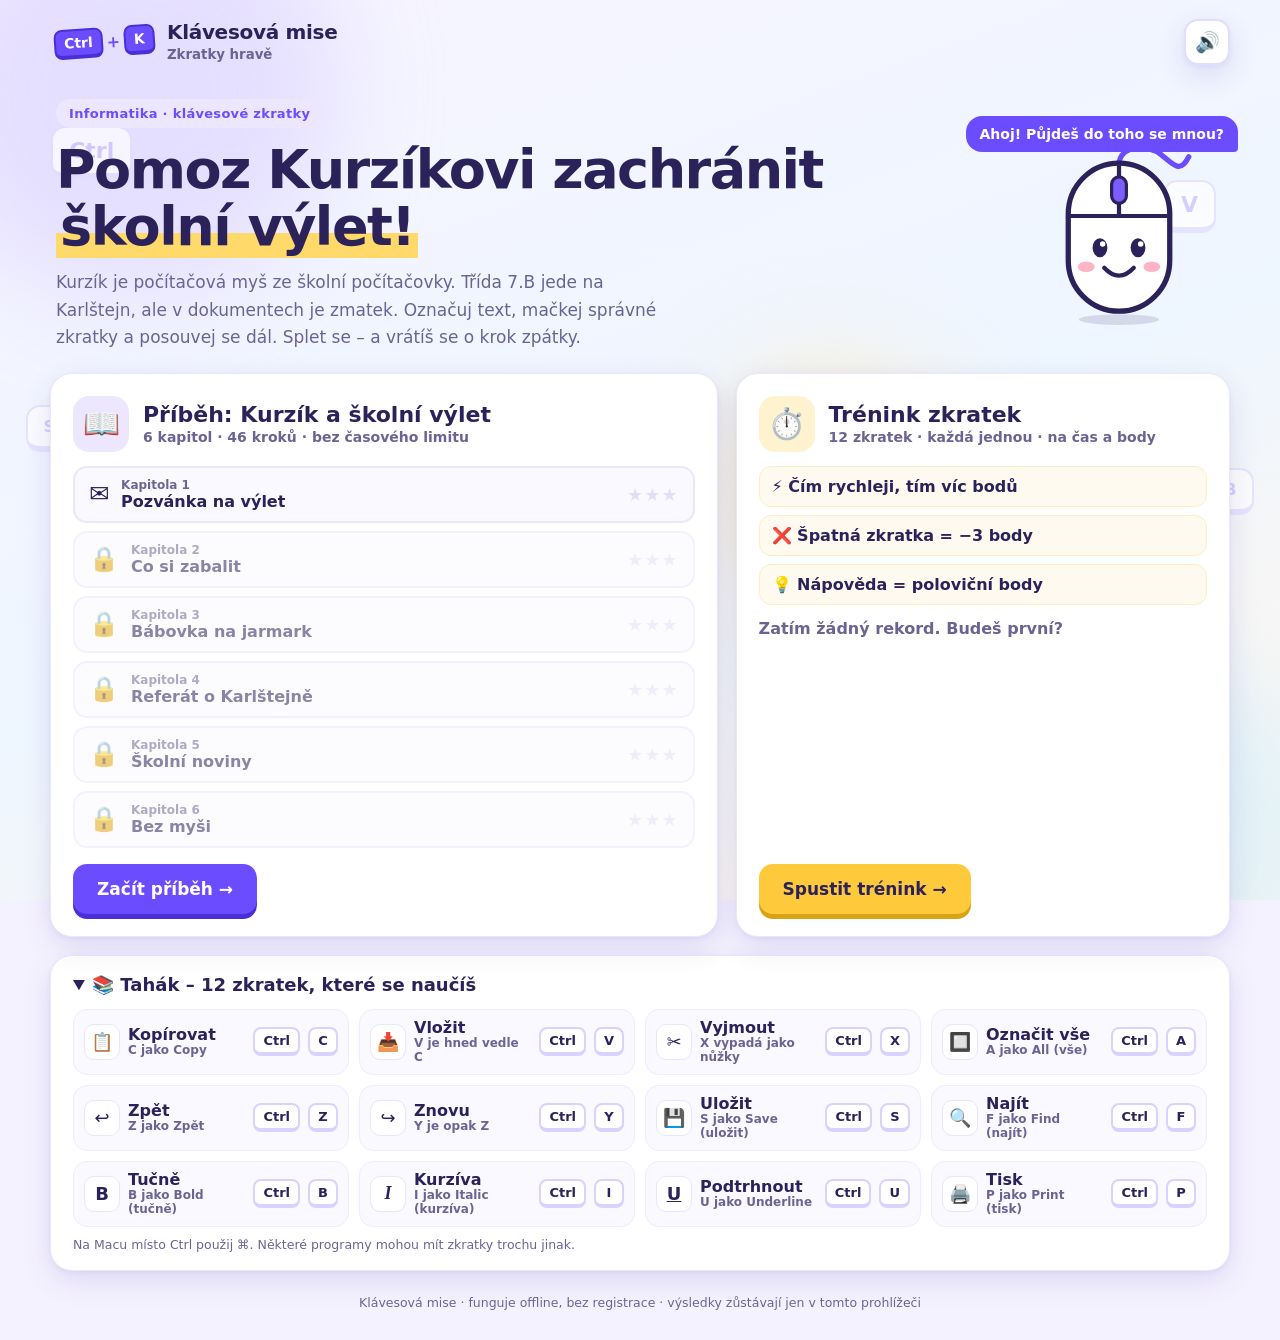
<file: index.html>
<!doctype html>
<html lang="cs">
<head>
  <meta charset="utf-8">
  <meta name="viewport" content="width=device-width, initial-scale=1">
  <meta name="theme-color" content="#6c4cff">
  <meta name="description" content="Klávesová mise – česká hra pro děti na procvičení klávesových zkratek. Příběh s myšákem Kurzíkem a trénink na čas.">
  <title>Klávesová mise – Kurzík a školní výlet</title>
  <link rel="icon" href="data:image/svg+xml,%3Csvg xmlns='http://www.w3.org/2000/svg' viewBox='0 0 100 100'%3E%3Ctext y='.9em' font-size='90'%3E⌨️%3C/text%3E%3C/svg%3E">
  <link rel="stylesheet" href="style.css">
</head>
<body>
<div class="bg" aria-hidden="true">
  <span class="blob b1"></span><span class="blob b2"></span><span class="blob b3"></span>
  <span class="cap c1">Ctrl</span><span class="cap c2">C</span><span class="cap c3">V</span><span class="cap c4">Z</span><span class="cap c5">S</span><span class="cap c6">B</span>
</div>

<header class="top">
  <button class="brand" id="logoBtn" title="Zpět do menu">
    <span class="logo-keys"><kbd>Ctrl</kbd><b>+</b><kbd>K</kbd></span>
    <span class="brand-text"><strong>Klávesová mise</strong><small>Zkratky hravě</small></span>
  </button>
  <button class="icon-btn" id="soundBtn" aria-pressed="true" title="Zvuk">🔊</button>
</header>

<main>
  <!-- ÚVOD -->
  <section id="home" class="screen">
    <div class="hero">
      <div class="hero-text">
        <span class="pill">Informatika · klávesové zkratky</span>
        <h1>Pomoz Kurzíkovi zachránit <span class="hl">školní výlet!</span></h1>
        <p>Kurzík je počítačová myš ze školní počítačovky. Třída 7.B jede na Karlštejn, ale v dokumentech je zmatek. Označuj text, mačkej správné zkratky a posouvej se dál. Splet se – a vrátíš se o krok zpátky.</p>
      </div>
      <div class="hero-art"><div class="klik-slot" data-size="big"></div><div class="hero-bubble">Ahoj! Půjdeš do toho se mnou?</div></div>
    </div>

    <div class="cards">
      <article class="card story-card">
        <div class="card-head"><span class="card-ico">📖</span><div><h2>Příběh: Kurzík a školní výlet</h2><p>6 kapitol · 46 kroků · bez časového limitu</p></div></div>
        <div id="chapterList" class="chapter-list"></div>
        <button id="storyStart" class="btn big">Začít příběh →</button>
      </article>
      <article class="card train-card">
        <div class="card-head"><span class="card-ico">⏱️</span><div><h2>Trénink zkratek</h2><p>12 zkratek · každá jednou · na čas a body</p></div></div>
        <ul class="train-info">
          <li>⚡ Čím rychleji, tím víc bodů</li>
          <li>❌ Špatná zkratka = −3 body</li>
          <li>💡 Nápověda = poloviční body</li>
        </ul>
        <div id="trainBest" class="best"></div>
        <button id="trainStart" class="btn big alt">Spustit trénink →</button>
      </article>
    </div>

    <details class="cheat" open>
      <summary>📚 Tahák – 12 zkratek, které se naučíš</summary>
      <div id="cheatsheet" class="cheat-grid"></div>
      <p class="tiny">Na Macu místo Ctrl použij ⌘. Některé programy mohou mít zkratky trochu jinak.</p>
    </details>
  </section>

  <!-- ÚVOD KAPITOLY -->
  <section id="intro" class="screen hidden">
    <div class="scene card">
      <div class="scene-top"><span id="introNum" class="pill"></span></div>
      <div class="scene-art"><span id="introEmoji" class="scene-emoji"></span><div class="klik-slot" data-size="big"></div></div>
      <h2 id="introTitle"></h2>
      <div class="bubble big-bubble"><p id="introText"></p></div>
      <div class="rules"><span>✅ Správně = krok dopředu</span><span>❌ Špatná zkratka = krok zpátky</span></div>
      <div class="row center"><button id="introGo" class="btn big">Jdeme na to →</button><button class="btn ghost" data-home>Do menu</button></div>
    </div>
  </section>

  <!-- PŘÍBĚH -->
  <section id="story" class="screen hidden">
    <div class="story-head card">
      <div id="chapterPills" class="chapter-pills"></div>
      <div class="track-wrap"><div id="track" class="track"></div></div>
    </div>

    <div class="story-grid">
      <div class="editor card" id="editor">
        <div class="titlebar"><span class="dots"><i></i><i></i><i></i></span><span id="fileName" class="file"></span><span id="dirty" class="dirty" title="Neuloženo">●</span></div>
        <div id="toolbar" class="toolbar"></div>
        <div id="searchBar" class="searchbar hidden"><span>🔍 Najít:</span><input id="searchInput" type="text" autocomplete="off" spellcheck="false" placeholder="napiš hledané slovo…"></div>
        <div class="paper-wrap"><div id="paper" class="paper"></div></div>
        <div id="clipboard" class="clipboard"><span class="clip-ico">📋</span><span class="clip-label">Schránka:</span><span id="clipText" class="clip-text">prázdná</span></div>
        <div id="toast" class="toast"></div>
        <div id="printer" class="printer hidden" aria-hidden="true">
          <div class="pr-paper-in"></div>
          <div class="pr-body"><span class="pr-light"></span></div>
          <div class="pr-sheet"><b>Noviny 7.B</b><i></i><i></i><i></i><i></i></div>
        </div>
      </div>

      <aside class="guide">
        <div class="card klik-card">
          <div class="klik-slot" data-size="mid"></div>
          <div class="bubble"><p id="say" aria-live="polite"></p></div>
        </div>
        <div id="taskChip" class="task-chip"></div>
        <div id="storyFeedback" class="feedback" aria-live="polite"></div>
        <div class="row">
          <button id="storyHint" class="btn soft">💡 Nápověda</button>
          <button class="btn ghost" data-home>Do menu</button>
        </div>
        <div class="mini-stats"><span>Kapitola: <b id="stMistakes">0</b> chyb</span><span>Nápovědy: <b id="stHints">0</b></span></div>
      </aside>
    </div>
  </section>

  <!-- KONEC KAPITOLY -->
  <section id="chapterDone" class="screen hidden">
    <div class="scene card done">
      <span class="pill" id="doneNum"></span>
      <div class="scene-art"><div class="klik-slot" data-size="big"></div><span id="doneEmoji" class="scene-emoji"></span></div>
      <h2 id="doneTitle"></h2>
      <div id="doneStars" class="stars"></div>
      <div class="bubble big-bubble"><p id="doneText"></p></div>
      <p id="doneStats" class="muted"></p>
      <div class="row center"><button id="doneNext" class="btn big">Další kapitola →</button><button id="doneAgain" class="btn soft">Zkusit znovu</button><button class="btn ghost" data-home>Do menu</button></div>
    </div>
  </section>

  <!-- KONEC PŘÍBĚHU -->
  <section id="storyEnd" class="screen hidden">
    <div class="scene card done finale">
      <span class="pill">🎉 Příběh dokončen</span>
      <div class="scene-art"><span class="scene-emoji">🏰</span><div class="klik-slot" data-size="big"></div><span class="scene-emoji">🚂</span></div>
      <h2>Výlet je zachráněn!</h2>
      <div id="finalStars" class="stars"></div>
      <div class="bubble big-bubble"><p id="finalText"></p></div>
      <div class="row center"><button id="finalTrain" class="btn big alt">Zkusit trénink na čas →</button><button class="btn ghost" data-home>Do menu</button></div>
    </div>
  </section>

  <!-- TRÉNINK -->
  <section id="train" class="screen hidden">
    <div class="train-stats">
      <div class="stat card"><span>⏱️ Čas</span><strong id="tTime">0,0 s</strong></div>
      <div class="stat card"><span>⭐ Body</span><strong id="tScore">0</strong></div>
      <div class="stat card"><span>🎯 Zkratka</span><strong id="tCount">1 / 12</strong></div>
    </div>
    <div id="tDots" class="t-dots"></div>
    <div class="train-main">
      <div id="tCard" class="t-card card">
        <span id="tIcon" class="t-icon"></span>
        <small>CO POTŘEBUJEŠ UDĚLAT</small>
        <h2 id="tTitle"></h2>
        <p id="tText"></p>
      </div>
      <div class="train-side">
        <div class="card klik-card small"><div class="klik-slot" data-size="mid"></div><div class="bubble"><p id="tSay">Drž Ctrl a zmáčkni správné písmeno!</p></div></div>
        <div id="tFeedback" class="feedback" aria-live="polite"></div>
        <div class="row"><button id="tHint" class="btn soft">💡 Nápověda</button><button id="tQuit" class="btn ghost">Ukončit</button></div>
      </div>
    </div>
  </section>

  <!-- KONEC TRÉNINKU -->
  <section id="trainEnd" class="screen hidden">
    <div class="scene card done">
      <span class="pill">🏁 Trénink dokončen</span>
      <div class="scene-art"><div class="klik-slot" data-size="big"></div></div>
      <h2 id="teTitle">Hotovo!</h2>
      <div id="teStars" class="stars"></div>
      <div class="result-grid">
        <div><span>Čas</span><b id="teTime"></b></div>
        <div><span>Body</span><b id="teScore"></b></div>
        <div><span>Chyby</span><b id="teMist"></b></div>
        <div><span>Nápovědy</span><b id="teHints"></b></div>
      </div>
      <p id="teRecord" class="record"></p>
      <div class="name-row"><label for="teName">Jméno pro paní učitelku (nepovinné):</label><input id="teName" maxlength="24" placeholder="např. Terka z 7.B" autocomplete="off"></div>
      <p id="teSummary" class="summary"></p>
      <div class="row center"><button id="teAgain" class="btn big alt">Hrát znovu</button><button id="teCopy" class="btn soft">📋 Zkopírovat výsledek</button><button class="btn ghost" data-home>Do menu</button></div>
    </div>
  </section>
</main>

<footer class="foot">Klávesová mise · funguje offline, bez registrace · výsledky zůstávají jen v tomto prohlížeči</footer>
<script src="app.js"></script>
</body>
</html>
</file>
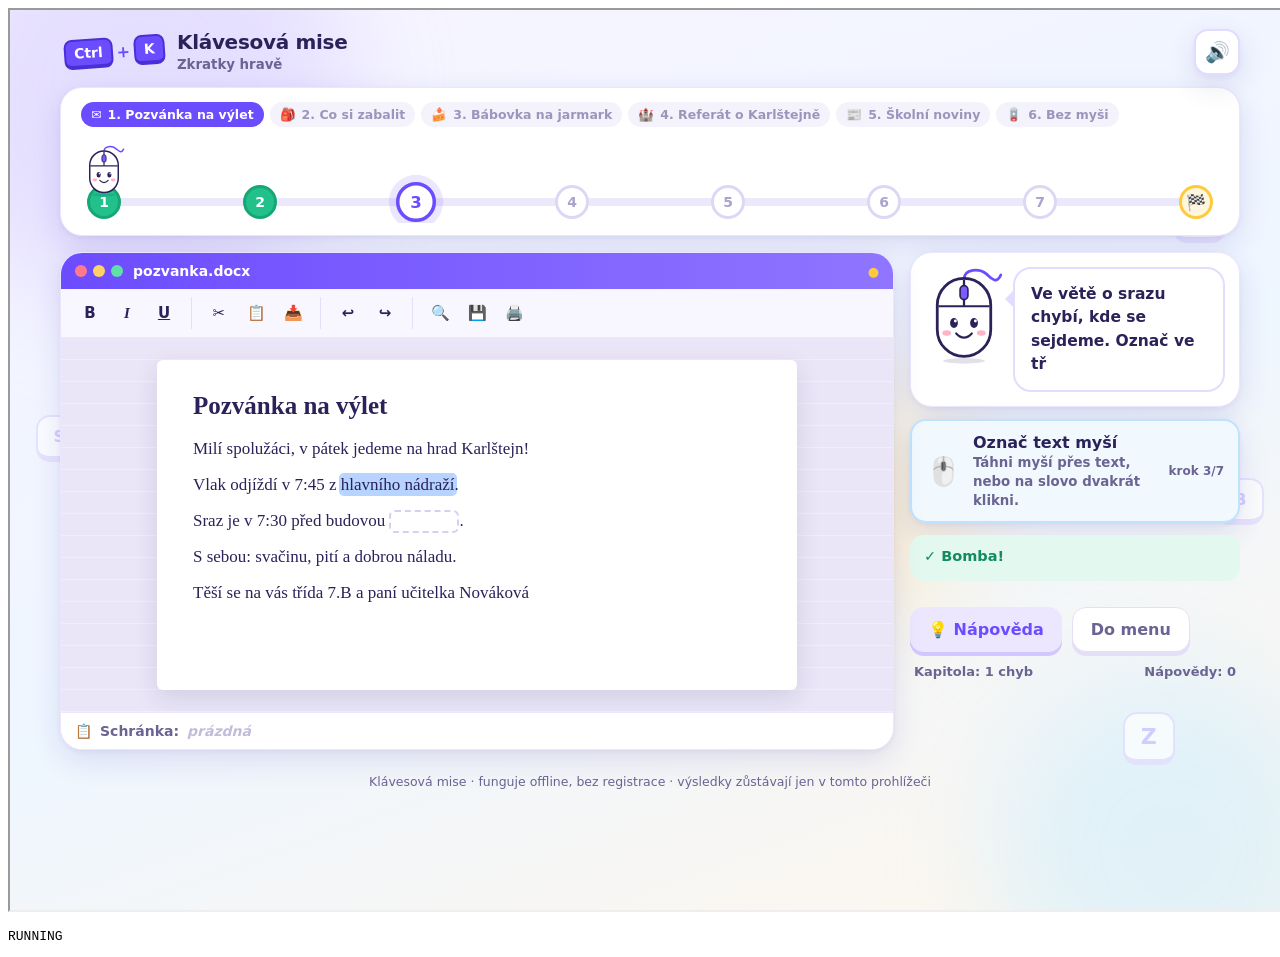
<file: test.html>
<!doctype html>
<html lang="cs"><head><meta charset="utf-8"><title>Test – Klávesová mise</title></head>
<body>
<iframe id="f" src="index.html" style="width:1280px;height:900px"></iframe>
<pre id="out">RUNNING</pre>
<script>
/* Automatický test v prohlížeči: projde celý příběh (včetně chyb a kroků zpět) a celý trénink.
   Spuštění: otevři test.html, nebo headless: msedge --headless --dump-dom file:///…/test.html */
const out = document.getElementById('out');
const log = [];
const sleep = ms => new Promise(r => setTimeout(r, ms));
function ok(c, m) { if (!c) throw new Error('FAIL: ' + m); log.push('ok - ' + m); }
document.getElementById('f').onload = async () => {
  const w = document.getElementById('f').contentWindow, d = w.document, $ = id => d.getElementById(id);
  try { w.localStorage.removeItem('klavesova-mise-v2'); } catch {}
  w.eval("Object.assign(data,{stars:[0,0,0,0,0,0],best:null});renderHome()");
  const key = (k, o = {}) => d.dispatchEvent(new w.KeyboardEvent('keydown', { key: k, ctrlKey: true, bubbles: true, cancelable: true, ...o }));
  const nav = (k, o = {}) => d.dispatchEvent(new w.KeyboardEvent('keydown', { key: k, bubbles: true, cancelable: true, ...o }));
  const line = () => w.eval('findPart(S.g,"line")');
  const S = w.eval('S'), T = w.eval('T');
  const step = () => w.eval('curStep()');
  const waitLock = async () => { while (Date.now() < w.eval('S.lock')) await sleep(30); await sleep(20); };
  async function waitStepChange(prev, ch) { for (let i = 0; i < 200; i++) { if (w.eval('S.step') !== prev || w.eval('S.ch') !== ch || w.eval('screen') !== 'story') return; await sleep(25); } throw new Error('step did not advance'); }
  async function select(id) {
    const el = d.querySelector(`.part[data-id="${id}"]`);
    const r = d.createRange(); r.selectNodeContents(el);
    const s = w.getSelection(); s.removeAllRanges(); s.addRange(r);
    $('paper').dispatchEvent(new w.MouseEvent('mouseup', { bubbles: true }));
    await sleep(20);
  }
  async function doStep() {
    await waitLock();
    const st = step(), before = w.eval('S.step'), ch = w.eval('S.ch');
    if (st.type === 'key') key(st.key);
    else if (st.type === 'select') await select(st.target);
    else if (st.type === 'click') d.querySelector(`.slot[data-id="${st.target}"]`).click();
    else if (st.type === 'nav') for (const k of st.keys) nav(k.key, { ctrlKey: !!k.ctrl, shiftKey: !!k.shift });
    else { const inp = $('searchInput'); inp.value = st.target; inp.dispatchEvent(new w.Event('input')); }
    await waitStepChange(before, ch);
  }
  try {
    ok(!$('home').classList.contains('hidden'), 'home screen visible');
    ok(d.querySelectorAll('.chapter').length === 6, '6 chapters listed');
    ok(d.querySelectorAll('.chapter:disabled').length === 5, 'only chapter 1 unlocked');

    // Kapitola 1 s chybami
    $('storyStart').click(); ok(!$('intro').classList.contains('hidden'), 'intro shown');
    $('introGo').click(); ok(w.eval('S.step') === 0, 'chapter 1 step 0');
    key('b'); await sleep(20); ok(w.eval('S.step') === 0 && w.eval('S.mistakes') === 0, 'shortcut during select step = info only');
    await doStep(); ok(w.eval('S.g.sel') === 'nadpis', 'heading selected');
    await waitLock(); key('i'); await sleep(20); ok(w.eval('S.step') === 0 && w.eval('S.mistakes') === 1, 'wrong key moves one step back');
    ok(w.eval('S.g.sel') === null, 'selection reverted after step back');
    await waitLock(); await doStep(); await doStep();
    ok(w.eval('findPart(S.g,"nadpis").b') === true, 'heading is bold');
    await waitLock(); await select('nadpis'); await sleep(20); ok(w.eval('S.step') === 2, 'wrong selection does not advance');
    await waitLock(); await doStep(); await doStep();
    ok(w.eval('S.g.clip') === 'hlavního nádraží', 'clipboard has copied text');
    await doStep(); ok(d.querySelector('.slot.caret'), 'caret placed in slot');
    await doStep(); ok(d.querySelector('[data-id="s1"]').textContent === 'hlavního nádraží', 'pasted into slot');
    ok($('dirty').classList.contains('on'), 'document marked unsaved');
    await doStep(); await sleep(900);
    ok(!$('chapterDone').classList.contains('hidden'), 'chapter 1 done screen');
    ok(w.eval('data.stars[0]') === 2, 'chapter 1: 1 mistake = 2 stars');

    // Kapitola 2: vyjmutí, kýchnutí, zpět
    $('doneNext').click(); $('introGo').click();
    await doStep(); await doStep();
    ok(!d.querySelector('[data-id="plavky"]'), 'plavky cut out');
    await doStep(); await doStep();
    ok(!d.querySelector('[data-id="plast"]'), 'sneeze deleted pláštěnka');
    await doStep(); ok(d.querySelector('[data-id="plast"]') && d.querySelector('[data-id="s2"]').textContent === 'plavky', 'Ctrl+Z restores pláštěnka, plavky stay pasted');
    while (w.eval('screen') === 'story') await doStep().catch(() => {});
    await sleep(900); ok(w.eval('data.stars[1]') === 3, 'chapter 2: 3 stars');

    // Kapitola 3: zpět/znovu
    $('doneNext').click(); $('introGo').click();
    for (let i = 0; i < 5; i++) await doStep();
    ok(w.eval('findPart(S.g,"tip").i') === true, 'tip italic');
    await doStep(); ok(!w.eval('findPart(S.g,"tip").i'), 'Ctrl+Z removed italic');
    await doStep(); ok(w.eval('findPart(S.g,"tip").i') === true, 'Ctrl+Y restored italic');
    while (w.eval('screen') === 'story') await doStep().catch(() => {});
    await sleep(900);

    // Kapitola 4: hledání
    $('doneNext').click(); $('introGo').click();
    await doStep(); ok(!$('searchBar').classList.contains('hidden'), 'search bar opened');
    await doStep(); ok(d.querySelector('#paper mark'), 'search result highlighted');
    while (w.eval('screen') === 'story') await doStep().catch(() => {});
    await sleep(900);

    // Kapitola 5: vložení referátu a tisk
    $('doneNext').click(); $('introGo').click();
    await doStep(); await doStep();
    ok(d.querySelector('[data-id="s5"]').textContent.includes('Hrad Karlštejn'), 'referát pasted into newspaper');
    for (let i = 0; i < 4; i++) await doStep();
    await waitLock(); key('p'); await sleep(200); ok(!$('printer').classList.contains('hidden'), 'printer animation');
    await sleep(3800); ok(!$('chapterDone').classList.contains('hidden'), 'chapter 5 done');

    // Kapitola 6: bez myši
    $('doneNext').click(); $('introGo').click();
    ok(w.eval('curStep().type') === 'nav' && d.querySelector('.kcaret'), 'chapter 6: caret in line');
    key('s'); await sleep(20); ok(w.eval('S.step') === 0 && w.eval('S.mistakes') === 0, 'shortcut during nav step = info only');
    nav('ArrowRight'); nav('ArrowRight'); ok(line().caret === 2 && w.eval('S.step') === 0, 'arrows move caret, step not done');
    await doStep(); ok(w.eval('S.step') === 1, 'End done');
    await doStep(); ok(line().caret === 0, 'Home done');
    await waitLock(); nav('ArrowRight', { ctrlKey: true }); ok(line().caret === 6, 'Ctrl+→ jumps to next word');
    nav('ArrowLeft', { ctrlKey: true }); ok(line().caret === 0, 'Ctrl+← jumps back');
    await doStep(); ok(w.eval('S.step') === 3, 'caret before duplicate word');
    await doStep(); ok(w.eval('S.step') === 4, 'duplicate word selected');
    await waitLock(); nav('x'); ok(line().text.includes('byl xskvělý'), 'typing replaces selection (incl. space)');
    nav('z', { ctrlKey: true }); ok(w.eval('lineSelText(findPart(S.g,"line"))').trim() === 'byl', 'Ctrl+Z restores line at step start');
    await doStep(); ok(line().text === w.eval('FIXED'), 'duplicate word deleted');
    await doStep(); ok(line().text.endsWith('neunavila!'), 'dot replaced by exclamation mark');
    await doStep(); ok(w.eval('S.g.sel') === 'line', 'whole line selected by keyboard');
    await doStep(); ok(line().b === true, 'line bold');
    await doStep(); await sleep(900);
    ok(!$('chapterDone').classList.contains('hidden'), 'chapter 6 done');
    ok(w.eval('data.stars[5]') === 3, 'chapter 6: 3 stars');
    $('doneNext').click(); ok(!$('storyEnd').classList.contains('hidden'), 'story finale');
    ok(d.querySelectorAll('#finalStars .star').length === 18, 'finale shows 18 stars');
    ok(w.eval('data.stars.every(s=>s>0)'), 'all chapters have stars');

    // Trénink
    $('finalTrain').click(); ok(w.eval('screen') === 'train', 'training started');
    const first = w.eval('T.queue[0]'); const wrong = 'cvxazysfbiup'.split('').find(k => k !== first);
    key(wrong); ok(w.eval('T.mistakes') === 1 && w.eval('T.i') === 0, 'training wrong key: mistake, same task');
    key(first, { shiftKey: true }); ok(w.eval('T.i') === 0, 'shift ignored');
    $('tHint').click(); ok($('tFeedback').textContent.includes('Ctrl +'), 'hint shows shortcut text');
    key(first); const next = w.eval('T.queue[1]');
    $('tHint').click(); ok(w.eval('T.hints') === 1 && !$('tFeedback').textContent.includes('💡'), 'hint ignored while next card is loading');
    while (Date.now() < w.eval('T.lock')) await sleep(30);
    ok($('tTitle').textContent === w.eval(`TASK_TEXT['${next}'][0]`), 'next card shown before unlock');
    $('tHint').click(); ok($('tFeedback').textContent.includes(w.eval(`SC['${next}'].label`)), 'hint matches visible card');
    for (let i = 1; i < 12; i++) { while (Date.now() < w.eval('T.lock')) await sleep(30); key(w.eval('T.queue[T.i]')); await sleep(480); }
    await sleep(100);
    ok(w.eval('screen') === 'trainEnd', 'training ended after 12');
    ok(w.eval('T.score') > 0 && w.eval('T.hints') === 2, 'score counted, 2 hints');
    ok(w.eval('data.best') !== null, 'record saved');

    d.querySelector('[data-home]').click();
    w.eval('goHome()'); ok(w.eval('screen') === 'home', 'back home');
    ok(d.querySelectorAll('.chapter:disabled').length === 0, 'all chapters unlocked');
    log.push('PASS');
  } catch (e) { log.push(String(e && e.stack || e)); }
  out.textContent = log.join('\n');
  out.dataset.done = '1';
};
</script>
</body></html>
</file>
<file: style.css>
:root{
  --ink:#2a2259;--muted:#6b6493;--violet:#6c4cff;--violet2:#8f75ff;--violet-soft:#ece7ff;
  --sun:#ffc93c;--mint:#22c08a;--coral:#ff5d6c;--sky:#4cc3ff;--bg:#f5f2ff;--card:#fff;
  --radius:22px;--shadow:0 10px 30px rgba(60,40,160,.12),0 2px 6px rgba(60,40,160,.06);
  font-family:"Nunito","Segoe UI Rounded","Segoe UI",system-ui,-apple-system,sans-serif;color:var(--ink);background:var(--bg)
}
*{box-sizing:border-box}
html,body{margin:0}
body{min-height:100vh;overflow-x:hidden}
button{font:inherit;color:inherit;cursor:pointer}
button:focus-visible,input:focus-visible,summary:focus-visible{outline:3px solid var(--violet);outline-offset:3px}
kbd{font-family:inherit;display:inline-block;min-width:30px;text-align:center;padding:4px 8px;border-radius:8px;background:#fff;border:2px solid #d9d2ff;border-bottom-width:4px;font-weight:800;font-size:13px;color:var(--ink)}
.hidden{display:none!important}
.muted{color:var(--muted)}
.tiny{font-size:12.5px;color:var(--muted);margin:10px 0 0}

/* ---------- Pozadí ---------- */
.bg{position:fixed;inset:0;z-index:-1;overflow:hidden;background:linear-gradient(160deg,#f7f4ff 0%,#eef6ff 55%,#fff6ec 100%)}
.blob{position:absolute;border-radius:50%;filter:blur(50px);opacity:.55}
.b1{width:420px;height:420px;background:#d8ceff;top:-120px;left:-80px;animation:drift 18s ease-in-out infinite}
.b2{width:360px;height:360px;background:#cdeeff;bottom:-120px;right:-60px;animation:drift 22s ease-in-out infinite reverse}
.b3{width:260px;height:260px;background:#ffe7b8;top:40%;left:55%;animation:drift 26s ease-in-out infinite}
.cap{position:absolute;padding:10px 16px;border-radius:14px;background:#fff;border:2px solid #e2dcff;border-bottom-width:6px;font-weight:900;color:#c9bfff;font-size:22px;opacity:.7;animation:float 9s ease-in-out infinite}
.c1{top:14%;left:4%}.c2{top:70%;left:6%;animation-delay:-2s}.c3{top:20%;right:5%;animation-delay:-4s}.c4{top:78%;right:9%;animation-delay:-6s}.c5{top:45%;left:2%;animation-delay:-3s;font-size:16px}.c6{top:52%;right:2%;animation-delay:-5s;font-size:16px}
@keyframes drift{50%{transform:translate(40px,30px) scale(1.1)}}
@keyframes float{50%{transform:translateY(-18px) rotate(6deg)}}

/* ---------- Hlavička ---------- */
.top{display:flex;justify-content:space-between;align-items:center;width:min(1180px,calc(100% - 32px));margin:16px auto 6px}
.brand{display:flex;align-items:center;gap:12px;background:none;border:0;padding:4px;text-align:left}
.logo-keys{display:flex;align-items:center;gap:4px;transform:rotate(-4deg)}
.logo-keys kbd{background:var(--violet);color:#fff;border-color:#4a2fd6;font-size:14px}
.logo-keys b{color:var(--violet)}
.brand-text strong{display:block;font-size:20px;font-weight:900;letter-spacing:-.3px}
.brand-text small{color:var(--muted);font-weight:700}
.icon-btn{width:46px;height:46px;border-radius:14px;border:2px solid #e2dcff;background:#fff;font-size:20px;box-shadow:var(--shadow)}
main{width:min(1180px,calc(100% - 32px));margin:0 auto}
.foot{text-align:center;color:var(--muted);font-size:12.5px;padding:24px 16px 30px}

/* ---------- Společné prvky ---------- */
.card{background:var(--card);border-radius:var(--radius);box-shadow:var(--shadow);border:1px solid #ebe6ff}
.pill{display:inline-flex;align-items:center;gap:6px;padding:7px 13px;border-radius:999px;background:var(--violet-soft);color:var(--violet);font-weight:800;font-size:13px;letter-spacing:.3px}
.row{display:flex;gap:10px;flex-wrap:wrap;margin-top:14px}
.row.center{justify-content:center}
.btn{border:0;border-radius:14px;padding:12px 18px;font-weight:800;background:var(--violet);color:#fff;box-shadow:0 5px 0 #4a2fd6;transition:transform .1s,box-shadow .1s,filter .15s}
.btn:hover{filter:brightness(1.07)}
.btn:active{transform:translateY(4px);box-shadow:0 1px 0 #4a2fd6}
.btn.big{padding:15px 24px;font-size:17px}
.btn.alt{background:var(--sun);color:var(--ink);box-shadow:0 5px 0 #d9a316}
.btn.alt:active{box-shadow:0 1px 0 #d9a316}
.btn.soft{background:var(--violet-soft);color:var(--violet);box-shadow:0 4px 0 #d2c8ff}
.btn.ghost{background:#fff;color:var(--muted);box-shadow:0 4px 0 #e4dff7;border:1px solid #e4dff7}
.screen{animation:screenIn .45s cubic-bezier(.2,.9,.3,1.2)}
@keyframes screenIn{from{opacity:0;transform:translateY(18px) scale(.98)}}

/* ---------- Kurzík ---------- */
.klik{display:block;overflow:visible}
.klik-slot[data-size="big"] .klik{width:150px;height:185px}
.klik-slot[data-size="mid"] .klik{width:78px;height:98px}
.klik-body{animation:bob 2.6s ease-in-out infinite;transform-origin:70px 160px}
.klik-eyes{animation:blink 4.5s infinite;transform-origin:70px 100px}
.klik-cable{animation:wag 3s ease-in-out infinite;transform-origin:70px 22px}
.klik .m{display:none}
.klik[data-mood="happy"] .m-happy,.klik[data-mood="sad"] .m-sad,.klik[data-mood="wow"] .m-wow,.klik[data-mood="think"] .m-think{display:inline}
.klik[data-mood="sad"] .klik-body{animation:sadShake .5s ease}
.klik[data-mood="wow"] .klik-body{animation:jump .5s ease}
@keyframes bob{50%{transform:translateY(-5px) rotate(-2deg)}}
@keyframes blink{0%,46%,50%,100%{transform:scaleY(1)}48%{transform:scaleY(.1)}}
@keyframes wag{50%{transform:rotate(-8deg)}}
@keyframes sadShake{20%,60%{transform:translateX(-6px) rotate(-4deg)}40%,80%{transform:translateX(6px) rotate(4deg)}}
@keyframes jump{40%{transform:translateY(-22px) scale(1.05)}}

.bubble{position:relative;background:#fff;border:2px solid #e2dcff;border-radius:18px;padding:14px 16px;font-weight:700;line-height:1.5}
.bubble p{margin:0;min-height:1.5em}
.big-bubble{max-width:640px;margin:16px auto 0;font-size:17px;text-align:left}

/* ---------- Úvod ---------- */
.hero{display:grid;grid-template-columns:1fr auto;gap:30px;align-items:center;padding:26px 6px 22px}
.hero h1{font-size:clamp(32px,5vw,54px);line-height:1.05;margin:14px 0 14px;letter-spacing:-1.5px;font-weight:900}
.hl{background:linear-gradient(transparent 60%,#ffd96a 60%);padding:0 4px}
.hero p{font-size:17px;line-height:1.6;color:var(--muted);max-width:620px;margin:0}
.hero-art{position:relative;padding:20px 30px 0 0}
.hero-bubble{position:absolute;top:-6px;right:-14px;background:var(--violet);color:#fff;font-weight:800;padding:10px 14px;border-radius:16px 16px 4px 16px;font-size:14px;white-space:nowrap;animation:float 5s ease-in-out infinite}
.cards{display:grid;grid-template-columns:1.35fr 1fr;gap:18px}
.cards .card{padding:22px;display:flex;flex-direction:column}
.card-head{display:flex;gap:14px;align-items:center;margin-bottom:14px}
.card-head h2{margin:0;font-size:22px;font-weight:900}
.card-head p{margin:2px 0 0;color:var(--muted);font-weight:700;font-size:14px}
.card-ico{font-size:30px;width:56px;height:56px;display:grid;place-items:center;border-radius:16px;background:var(--violet-soft)}
.train-card .card-ico{background:#fff3cf}
.chapter-list{display:flex;flex-direction:column;gap:8px;margin-bottom:16px}
.chapter{display:flex;align-items:center;gap:12px;padding:10px 14px;border-radius:14px;border:2px solid #ebe6ff;background:#faf9ff;text-align:left;transition:transform .15s,border-color .15s}
.chapter:hover:not(:disabled){transform:translateX(4px);border-color:var(--violet2)}
.chapter.locked{opacity:.55;cursor:not-allowed}
.chapter.won{background:#f2fff9;border-color:#c5f0de}
.ch-emoji{font-size:24px}
.ch-name{flex:1;font-weight:800}
.ch-name small{display:block;color:var(--muted);font-size:12px;font-weight:700}
.ch-stars{color:var(--sun);font-size:18px;letter-spacing:1px}
.ch-stars i{color:#e3def5;font-style:normal}
.story-card .btn,.train-card .btn{margin-top:auto;align-self:flex-start}
.train-info{list-style:none;padding:0;margin:0 0 14px;display:grid;gap:8px;font-weight:700}
.train-info li{background:#fffaf0;border:1px solid #ffecbf;padding:10px 12px;border-radius:12px}
.best{font-weight:700;color:var(--muted);margin-bottom:16px}
.best b{color:var(--ink)}
.cheat{margin-top:18px;background:#fff;border-radius:var(--radius);box-shadow:var(--shadow);padding:18px 22px;border:1px solid #ebe6ff}
.cheat summary{font-weight:900;font-size:18px;cursor:pointer}
.cheat-grid{display:grid;grid-template-columns:repeat(auto-fill,minmax(250px,1fr));gap:10px;margin-top:14px}
.cheat-item{display:flex;align-items:center;gap:8px;padding:9px 10px;border-radius:14px;background:#faf9ff;border:1px solid #efebff}
.ci-ico{width:36px;height:36px;display:grid;place-items:center;border-radius:10px;background:#fff;border:1px solid #e9e4ff;font-size:18px}
.ico-b{font-weight:900}.ico-i{font-style:italic;font-family:Georgia,serif;font-weight:700}.ico-u{text-decoration:underline;font-weight:800}
.ci-text{flex:1;line-height:1.15}
.ci-text small{display:block;color:var(--muted);font-size:12px;font-weight:600}

/* ---------- Scény (úvod/konec kapitoly) ---------- */
.scene{text-align:center;padding:30px 24px 26px;margin-top:20px;max-width:820px;margin-left:auto;margin-right:auto}
.scene h2{font-size:clamp(28px,4vw,40px);margin:8px 0 0;font-weight:900;letter-spacing:-.8px}
.scene-art{display:flex;justify-content:center;align-items:flex-end;gap:16px;margin-top:16px}
.scene-emoji{font-size:84px;line-height:1;animation:float 4s ease-in-out infinite;filter:drop-shadow(0 8px 10px rgba(0,0,0,.12))}
.rules{display:flex;gap:10px;justify-content:center;flex-wrap:wrap;margin-top:16px;font-weight:800;font-size:14px}
.rules span{padding:8px 12px;border-radius:12px;background:#f2fff9;color:#128a62}
.rules span+span{background:#fff1f2;color:#d23a4a}
.stars{display:flex;justify-content:center;gap:6px;margin-top:10px;flex-wrap:wrap}
.star{font-size:46px;color:#e8e3f7;animation:starPop .5s cubic-bezier(.2,1.6,.4,1) both}
.star.on{color:var(--sun);text-shadow:0 4px 0 #e2a917}
#finalStars .star{font-size:32px}
@keyframes starPop{from{transform:scale(0) rotate(-90deg)}}
.result-grid{display:grid;grid-template-columns:repeat(4,1fr);gap:10px;margin:18px auto 0;max-width:600px}
.result-grid div{background:#faf9ff;border:1px solid #ece7ff;border-radius:14px;padding:12px}
.result-grid span{display:block;color:var(--muted);font-weight:700;font-size:13px}
.result-grid b{font-size:24px;font-weight:900}
.record{font-weight:800;color:var(--muted);margin:14px 0 0}
.record.new{color:var(--mint);font-size:20px;animation:jump .6s ease 2}
.name-row{display:flex;flex-direction:column;align-items:center;gap:6px;margin-top:16px;font-weight:700;font-size:14px}
.name-row input{width:min(320px,100%);padding:11px 14px;border-radius:12px;border:2px solid #e2dcff;font:inherit;font-weight:700;text-align:center}
.summary{font-size:12.5px;color:var(--muted);background:#faf9ff;border-radius:10px;padding:8px 12px;display:inline-block;margin:10px 0 0;user-select:all}

/* ---------- Příběh ---------- */
.story-head{padding:14px 20px 12px;margin-top:10px}
.chapter-pills{display:flex;gap:6px;flex-wrap:wrap;margin-bottom:6px}
.cpill{display:flex;align-items:center;gap:6px;padding:5px 10px;border-radius:999px;background:#f4f2fb;color:#9b95bd;font-weight:800;font-size:12.5px}
.cpill.current{background:var(--violet);color:#fff}
.cpill.done{background:#e3f9ef;color:#128a62}
.track-wrap{padding:52px 6px 4px;overflow:hidden}
.track{position:relative;display:flex;justify-content:space-between;align-items:center}
.track-line,.track-fill{position:absolute;left:17px;right:17px;top:50%;height:8px;margin-top:-4px;border-radius:8px;background:#ece8fb}
.track-fill{right:auto;width:0;background:linear-gradient(90deg,var(--mint),#6be0b3);transition:width .5s cubic-bezier(.3,1.3,.5,1)}
.stone{position:relative;z-index:1;width:34px;height:34px;border-radius:50%;display:grid;place-items:center;background:#fff;border:3px solid #ddd7f5;font-weight:900;font-size:14px;color:#aaa3cc;transition:all .3s}
.stone.done{background:var(--mint);border-color:#17a676;color:#fff}
.stone.current{border-color:var(--violet);color:var(--violet);transform:scale(1.18);box-shadow:0 0 0 6px #6c4cff22;animation:pulse 1.4s infinite}
.stone.goal{background:#fff7dd;border-color:var(--sun);font-size:16px}
@keyframes pulse{50%{box-shadow:0 0 0 11px #6c4cff10}}
.runner{position:absolute;bottom:22px;left:17px;z-index:2;width:42px;transform:translateX(-50%);transition:left .55s cubic-bezier(.3,1.4,.5,1);pointer-events:none}
.runner .klik{width:42px;height:52px}
.runner .klik-body{animation:hop .55s ease}
.track.shake{animation:shakeX .45s}
.shake{animation:shakeX .45s}
@keyframes hop{40%{transform:translateY(-14px)}}
@keyframes shakeX{20%,60%{transform:translateX(-8px)}40%,80%{transform:translateX(8px)}}

.story-grid{display:grid;grid-template-columns:1fr 330px;gap:16px;margin-top:16px}
.editor{position:relative;overflow:hidden;display:flex;flex-direction:column}
.titlebar{display:flex;align-items:center;gap:10px;padding:10px 14px;background:linear-gradient(90deg,var(--violet),var(--violet2));color:#fff;font-weight:800}
.dots{display:flex;gap:6px}
.dots i{width:12px;height:12px;border-radius:50%;background:#ff7b8a}
.dots i:nth-child(2){background:#ffd166}.dots i:nth-child(3){background:#5ee0a8}
.file{flex:1;font-size:14px}
.dirty{opacity:0;color:var(--sun);transition:opacity .2s;font-size:13px}
.dirty.on{opacity:1}
.toolbar{display:flex;gap:10px;padding:8px 12px;background:#f8f6ff;border-bottom:1px solid #ece7ff;flex-wrap:wrap}
.tb-group{display:flex;gap:3px;padding-right:10px;border-right:1px solid #e5e0fa}
.tb-group:last-child{border:0}
.tb{width:34px;height:32px;border-radius:8px;border:1px solid transparent;background:transparent;font-size:15px;font-weight:900;color:var(--ink)}
.tb:hover{background:#fff;border-color:#e2dcff}
.tb-i{font-style:italic;font-family:Georgia,serif}.tb-u{text-decoration:underline}
.tb.flash{animation:tbFlash .7s ease}
@keyframes tbFlash{0%{background:var(--sun);transform:scale(1.35)}100%{background:transparent;transform:none}}
.searchbar{display:flex;align-items:center;gap:10px;padding:8px 14px;background:#fff8e1;border-bottom:1px solid #ffe4a3;font-weight:800;animation:slideDown .35s cubic-bezier(.2,1.3,.4,1)}
.searchbar input{flex:1;max-width:260px;padding:8px 12px;border-radius:10px;border:2px solid #ffd76a;font:inherit;font-weight:700}
@keyframes slideDown{from{transform:translateY(-100%);opacity:0}}
.paper-wrap{flex:1;background:repeating-linear-gradient(0deg,#f1eefa,#f1eefa 1px,transparent 1px,transparent 22px),#eae6f7;padding:22px}
.paper{background:#fff;min-height:330px;max-width:640px;margin:0 auto;padding:30px 36px;border-radius:6px;box-shadow:0 8px 24px rgba(42,34,89,.12);font-family:Cambria,Georgia,"Times New Roman",serif;font-size:17px;line-height:1.65;cursor:text}
.paper h3{font-size:25px;margin:0 0 12px;font-weight:600;line-height:1.3}
.paper p{margin:0 0 8px}
.paper .boxed{min-height:60px}
.part{border-radius:3px;transition:background .25s}
.part.sel{background:#b7d3ff;box-shadow:0 0 0 2px #b7d3ff}
.part.fb{font-weight:800}
.part.fi{font-style:italic}
.part.fu{text-decoration:underline;text-decoration-thickness:2px;text-underline-offset:3px}
.part.pasted{white-space:pre-line}
.part.fresh{animation:fresh 1.4s ease}
.kline{white-space:pre-wrap}
.ksel{background:#b7d3ff;box-shadow:0 0 0 1px #b7d3ff;border-radius:2px}
.kcaret{display:inline-block;width:0;height:1.2em;margin:0 -1px;border-left:3px solid var(--violet);vertical-align:text-bottom;animation:caret 1s steps(1) infinite}
.part.hint-target{outline:3px dashed var(--sun);outline-offset:3px;animation:hintPulse 1s infinite}
@keyframes fresh{0%{background:#fff0a6;box-shadow:0 0 0 6px #fff0a6}100%{background:transparent;box-shadow:none}}
@keyframes hintPulse{50%{outline-color:#ffb300}}
mark{background:#ffe066;border-radius:3px;padding:0 2px;animation:fresh 1.5s ease}
.slot{display:inline-block;min-width:70px;padding:0 8px;border:2px dashed #d5cff0;border-radius:6px;color:#b3abd6;font-family:"Segoe UI",sans-serif;font-size:13px;font-weight:700;text-align:center;vertical-align:baseline;line-height:1.5;cursor:pointer;user-select:none}
.boxed .slot{display:block;padding:18px;font-size:15px}
.slot.blink{border-color:var(--violet);color:var(--violet);background:#f3efff;animation:slotBlink 1s ease-in-out infinite}
.slot.caret{min-width:2px;padding:0;border:0;border-left:3px solid var(--violet);border-radius:0;animation:caret 1s steps(1) infinite;height:1.2em;vertical-align:middle}
.boxed .slot.caret{display:inline-block}
.slot.wiggle{animation:wiggle .6s ease 2}
@keyframes slotBlink{50%{background:#e1d8ff;transform:scale(1.04)}}
@keyframes caret{50%{border-color:transparent}}
@keyframes wiggle{25%{transform:rotate(-4deg)}75%{transform:rotate(4deg)}}
.editor.shake{animation:shakeX .45s}
.editor.quake{animation:shakeX .3s 3}
.paper.rewind{animation:rewind .6s ease}
.paper.forward{animation:forward .6s ease}
@keyframes rewind{40%{transform:translateX(-14px) rotate(-1deg);filter:hue-rotate(40deg)}}
@keyframes forward{40%{transform:translateX(14px) rotate(1deg)}}
.clipboard{display:flex;align-items:center;gap:8px;padding:10px 14px;border-top:1px solid #ece7ff;background:#fff;font-size:14px}
.clip-label{font-weight:800;color:var(--muted)}
.clip-text{font-weight:700;white-space:nowrap;overflow:hidden;text-overflow:ellipsis;flex:1}
.clipboard.empty .clip-text{color:#c2bcdb;font-style:italic}
.clipboard.bump .clip-ico{animation:jump .5s ease}
.clipboard.bump{animation:clipGlow .9s ease}
@keyframes clipGlow{0%{background:#fff3c4}}
.toast{position:absolute;top:58px;right:16px;background:var(--mint);color:#fff;font-weight:900;padding:10px 16px;border-radius:12px;opacity:0;transform:translateY(-10px);pointer-events:none}
.toast.show{animation:toast 1.6s ease}
@keyframes toast{10%,80%{opacity:1;transform:none}100%{opacity:0}}

.printer{position:absolute;inset:0;background:rgba(42,34,89,.55);display:grid;place-items:center;z-index:5}
.pr-body{width:200px;height:90px;background:linear-gradient(#5d5585,#3f3870);border-radius:18px;position:relative;z-index:2;box-shadow:0 10px 0 #2a2259}
.pr-light{position:absolute;right:20px;top:20px;width:12px;height:12px;border-radius:50%;background:var(--mint);animation:caret .4s steps(1) infinite}
.pr-paper-in{position:absolute;width:150px;height:40px;background:#fff;margin-top:-120px;border-radius:4px}
.pr-sheet{position:absolute;width:150px;height:0;background:#fff;margin-top:50px;border-radius:0 0 6px 6px;overflow:hidden;padding:0 14px;font-family:Georgia,serif;top:50%;box-shadow:0 8px 20px rgba(0,0,0,.2)}
.pr-sheet b{display:block;margin-top:12px;font-size:16px;text-decoration:underline}
.pr-sheet i{display:block;height:6px;background:#ddd8f0;border-radius:3px;margin-top:8px}
.printer.printing .pr-sheet{animation:print 2.4s ease forwards}
@keyframes print{0%{height:0}100%{height:160px}}

.guide{display:flex;flex-direction:column;gap:12px}
.klik-card{display:flex;gap:10px;align-items:flex-start;padding:14px}
.klik-card .bubble{flex:1;font-size:15.5px}
.klik-card .bubble::before{content:"";position:absolute;left:-10px;top:22px;border:8px solid transparent;border-right-color:#e2dcff;border-left:0}
.task-chip{display:flex;align-items:center;gap:12px;padding:12px 14px;border-radius:16px;background:#fff;border:2px solid #e2dcff;box-shadow:var(--shadow)}
.task-chip[data-type="key"]{border-color:#c9bbff;background:#f6f3ff}
.task-chip[data-type="select"]{border-color:#bfe3ff;background:#f1f9ff}
.task-chip[data-type="click"]{border-color:#ffe2a6;background:#fffaf0}
.task-chip[data-type="type"]{border-color:#c5f0de;background:#f2fff9}
.chip-ico{font-size:28px}
.task-chip div{flex:1}
.task-chip b{display:block;font-weight:900}
.task-chip small{color:var(--muted);font-weight:700}
.chip-step{font-size:12px;font-weight:900;color:var(--muted);white-space:nowrap}
.feedback{min-height:46px;padding:11px 14px;border-radius:14px;font-weight:800;font-size:14.5px;line-height:1.4;background:transparent}
.feedback.good{background:#e3f9ef;color:#128a62}
.feedback.bad{background:#ffe8ea;color:#c42d3e}
.feedback.info{background:#fff6dc;color:#8a6200}
.pop-in{animation:popIn .35s cubic-bezier(.2,1.5,.4,1)}
@keyframes popIn{from{transform:scale(.92);opacity:.3}}
.mini-stats{display:flex;justify-content:space-between;font-size:13px;color:var(--muted);font-weight:700;padding:0 4px}

/* ---------- Trénink ---------- */
.train-stats{display:grid;grid-template-columns:repeat(3,1fr);gap:12px;margin-top:10px}
.stat{padding:12px 16px}
.stat span{display:block;color:var(--muted);font-weight:800;font-size:13px}
.stat strong{font-size:28px;font-weight:900;font-variant-numeric:tabular-nums}
.t-dots{display:flex;gap:6px;justify-content:center;margin:14px 0}
.t-dots i{width:16px;height:16px;border-radius:50%;background:#e3def5;transition:all .3s}
.t-dots i.done{background:var(--mint)}
.t-dots i.current{background:var(--violet);transform:scale(1.3)}
.train-main{display:grid;grid-template-columns:1fr 330px;gap:16px}
.t-card{padding:34px 26px;text-align:center;display:flex;flex-direction:column;align-items:center;justify-content:center;min-height:270px}
.t-icon{font-size:56px;width:100px;height:100px;display:grid;place-items:center;border-radius:28px;background:var(--violet-soft);margin-bottom:12px}
.t-card small{font-weight:900;letter-spacing:1.4px;color:var(--violet);font-size:12px}
.t-card h2{font-size:clamp(26px,3.6vw,36px);margin:6px 0 8px;font-weight:900}
.t-card p{font-size:18px;color:var(--muted);margin:0;max-width:480px;line-height:1.5}
.t-card.card-in{animation:cardIn .45s cubic-bezier(.2,1.4,.4,1)}
@keyframes cardIn{from{transform:translateX(60px) rotate(3deg);opacity:0}}
.train-side{display:flex;flex-direction:column;gap:12px}

/* ---------- Konfety a plovoucí text ---------- */
.confetti{position:fixed;width:10px;height:10px;border-radius:2px;pointer-events:none;z-index:99;animation:confetti 1.1s cubic-bezier(.2,.7,.4,1) forwards}
@keyframes confetti{to{transform:translate(var(--dx),calc(var(--dy) + 140px)) rotate(var(--r));opacity:0}}
.float-text{position:fixed;transform:translateX(-50%);font-weight:900;font-size:18px;pointer-events:none;z-index:100;animation:floatUp 1.1s ease forwards;white-space:nowrap;text-shadow:0 2px 0 #fff}
.float-text.good{color:var(--mint)}
.float-text.bad{color:var(--coral)}
@keyframes floatUp{to{transform:translate(-50%,-50px);opacity:0}}

/* ---------- Responzivita ---------- */
@media (max-width:960px){
  .story-grid,.train-main,.cards{grid-template-columns:1fr}
  .hero{grid-template-columns:1fr}
  .hero-art{display:none}
  .result-grid{grid-template-columns:repeat(2,1fr)}
}
@media (max-width:600px){
  .paper{padding:20px}
  .stone{width:26px;height:26px;font-size:11px}
}
@media (prefers-reduced-motion:reduce){*{animation-duration:.01ms!important;animation-iteration-count:1!important;transition:none!important}}

/* ---------- Portál Školeeq: odkaz zpět do katalogu (přidáno při integraci, nemění logiku hry) ---------- */
.top-actions{display:flex;align-items:center;gap:10px}
.portal-back{display:inline-flex;align-items:center;gap:6px;height:46px;padding:0 14px;border-radius:14px;border:2px solid #e2dcff;background:#fff;color:var(--muted);font-weight:800;font-size:14px;text-decoration:none;box-shadow:var(--shadow);white-space:nowrap}
.portal-back:hover{color:var(--violet)}
.portal-back:focus-visible{outline:3px solid var(--violet);outline-offset:3px}
.foot a{color:var(--muted);font-weight:700}
.foot a:focus-visible{outline:3px solid var(--violet);outline-offset:3px;border-radius:4px}
/* úzké displeje: odkaz dostane vlastní řádek nad hlavičkou, původní rozložení hlavičky hry zůstane beze změny */
@media (max-width:480px){.top{flex-wrap:wrap}.top-actions{display:contents}.portal-back{order:-1;flex:1 0 100%;height:auto;padding:4px 2px;margin-bottom:6px;border:0;background:none;box-shadow:none;font-size:13px}}
</file>
